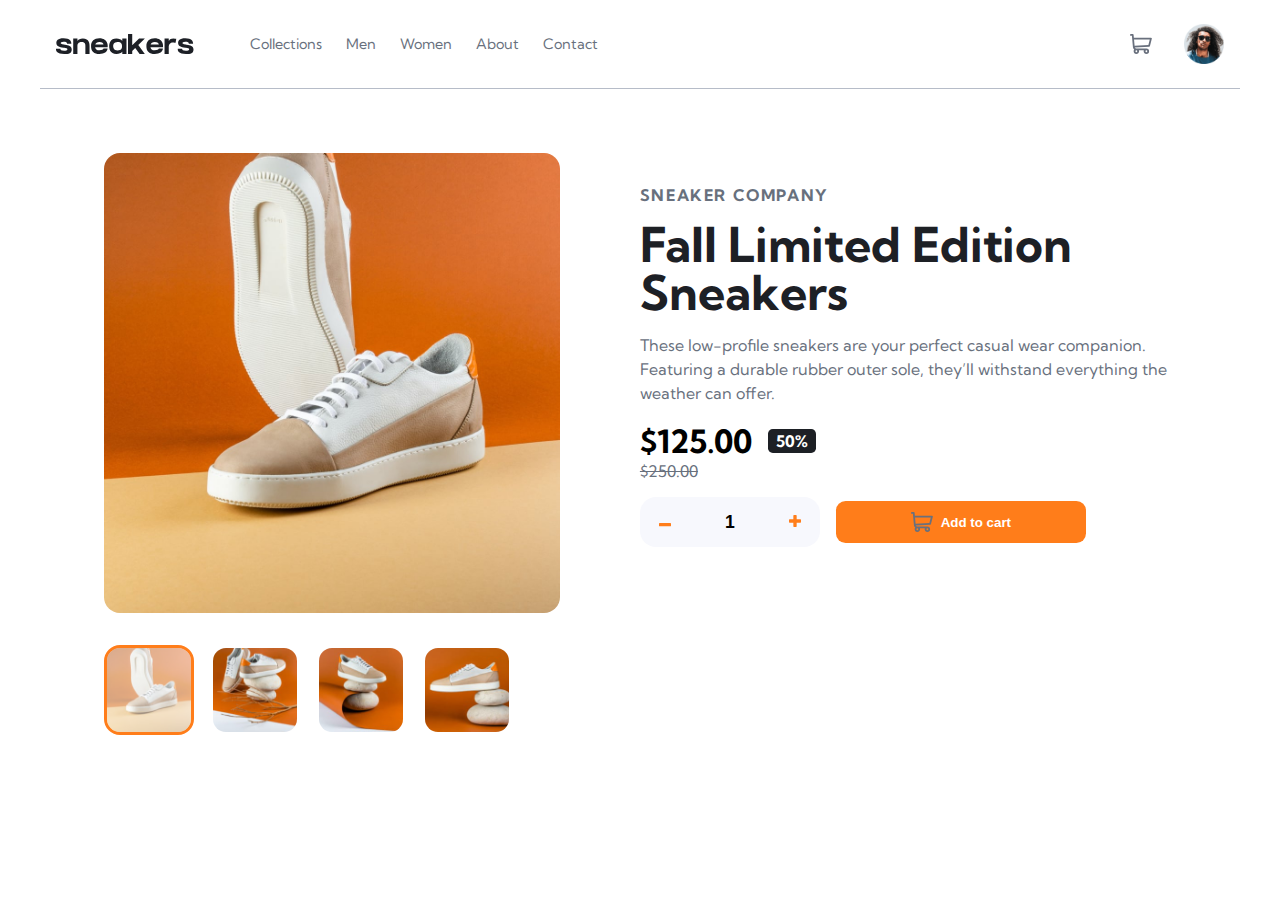
<file: Ecommerce-sneakers/index.html>
<!DOCTYPE html>
<html lang="en">
<head>
  <meta charset="UTF-8">
  <meta name="viewport" content="width=device-width, initial-scale=1.0">
  <title>Ecommmerce Sneakers</title>
  <link rel="preconnect" href="https://fonts.googleapis.com">
  <link rel="preconnect" href="https://fonts.gstatic.com" crossorigin>
  <link href="https://fonts.googleapis.com/css2?family=Kumbh+Sans:wght@100..900&display=swap" rel="stylesheet">
  <link rel="stylesheet" href="style.css">
</head>
<body>
 

  <header class="header wrapper">
    <div class="header__wrapper">
      <img class="header__menu" src="images/icon-menu.svg" alt="Menu icon" />

      <img class="header__logo" src="images/logo.svg" alt="Logo ecommerce" />

      <nav class="header__links">
        <a href="">Collections</a>
        <a href="">Men</a>
        <a href="">Women</a>
        <a href="">About</a>
        <a href="">Contact</a>
      </nav>
    </div>

    <div class="header__icons">
      <img src="images/icon-cart.svg" alt="Icon cart" />
      <img src="images/image-avatar.png" alt="Image avatar" width="40" height="40" />
    </div>
  </header>

  <main class="product-detail wrapper">
    <section class="gallery">
      <div class="gallery__cover--wrapper">
        <img id="main-image" class="gallery__cover" src="images/image-product-1.jpg" />
      </div>

      <div class="gallery__slider">
        <div class="gallery__photo--active">
          <img class="miniature" src="images/image-product-1-thumbnail.jpg" alt="">
        </div>
        <div>
          <img class="miniature" src="images/image-product-2-thumbnail.jpg" alt="">
        </div>
        <div>
          <img class="miniature" src="images/image-product-3-thumbnail.jpg" alt="">
        </div>
        <div>
          <img class="miniature" src="images/image-product-4-thumbnail.jpg" alt="">
        </div>
      </div>
    </section>

    <section class="product">
      <h2 class="product__subtitle">Sneaker Company</h2>

      <h1 class="product__title">Fall Limited Edition Sneakers</h1>

      <p class="product__description">These low-profile sneakers are your perfect casual wear companion. Featuring a 
      durable rubber outer sole, they’ll withstand everything the weather can offer.</p>

      <div class="product__price">
        <div class="product__price--wrapper">
          <span class="product__amount">$125.00</span>
          <span class="product__discount">50%</span>
        </div>

        <span class="product__price-before">$250.00</span>
      </div>


      <form class="cart">
        <div class="cart__quantity">
          <button id="botonMenos">
            <img src="images/icon-minus.svg" />
          </button>
          <input id="inputCantidad" type="text" readonly value="1" />
          <button id="botonMas">
            <img src="images/icon-plus.svg" />
          </button>
        </div>

        <button class="cart__add">
          <img src="images/icon-cart.svg" />
          Add to cart
        </button>
      </form>
    </section>
  </main>

  <script src="main.js"></script>
</body>
</html>
</file>
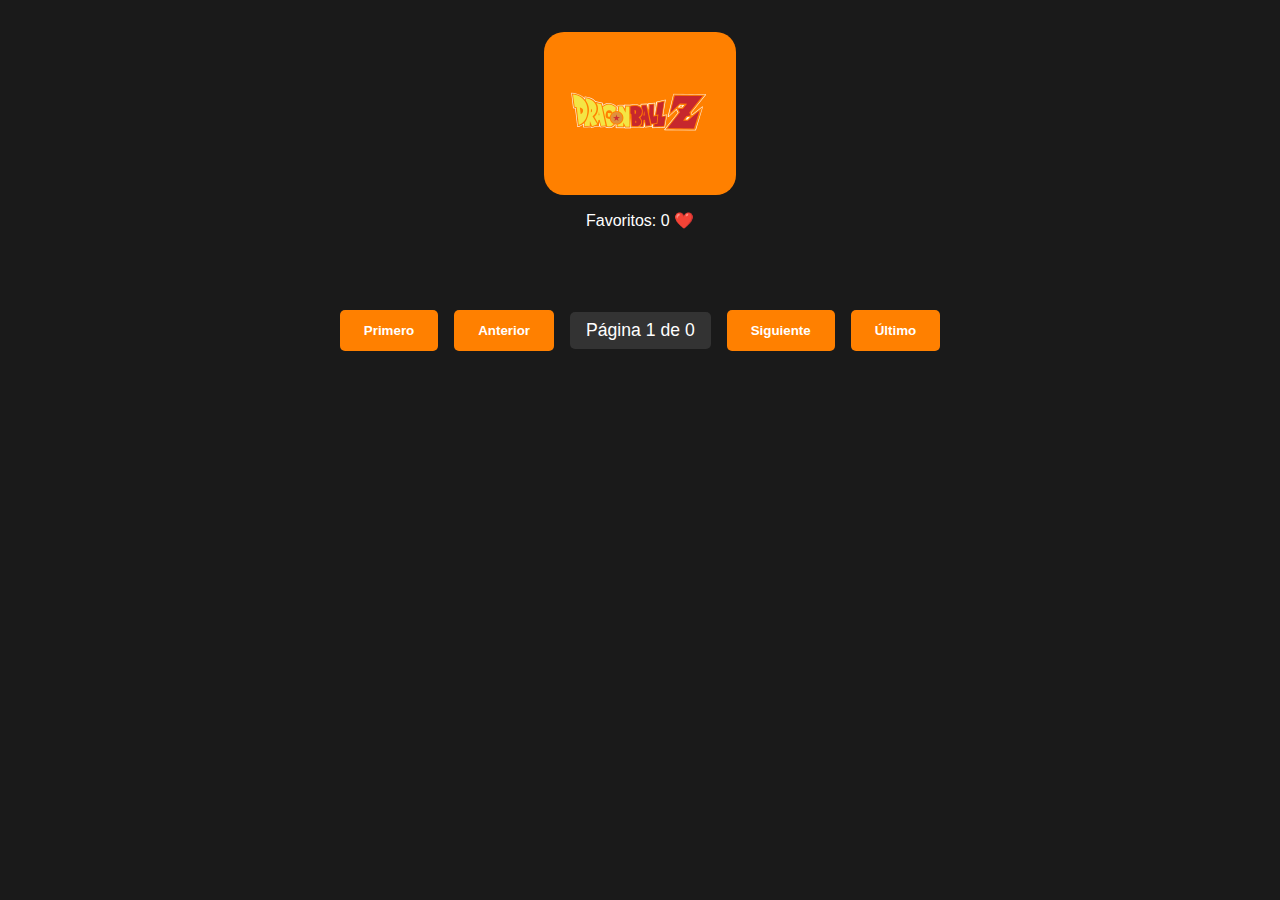
<file: Personajes-de-Dragon-Ball-Z/index.html>
<!DOCTYPE html>
<html lang="en">

<head>
    <title>Personajes de Dragon Ball Z</title>
    <meta charset="UTF-8">
    <meta name="viewport" content="width=device-width, initial-scale=1.0">
    <link rel="stylesheet" href="style.css">
</head>

<body>
    <main class="db-app">
        <header class="db-header">
            <img src="./images/dragon-ball-z.png" alt="Dragon Ball Z Logo" class="db-logo">
            <div class="db-stats">
                <span id="favCount">Favoritos: 0</span>
            </div>
        </header>

        <!--Contenedor para los personajes-->
        <section id="characterList" class="db-grid"></section>

        <nav class="db-pagination">
            <button id="firstPage" class="db-btn">Primero</button>
            <button id="prevPage" class="db-btn">Anterior</button>

            <div class="db-page-info">
                Página <span id="currentPage">1</span> de <span id="totalPages">...</span>
            </div>

            <button id="nextPage" class="db-btn">Siguiente</button>
            <button id="lastPage" class="db-btn">Último</button>
        </nav>
    </main>
    
    <script src="main.js"></script>
</body>

</html>
</file>
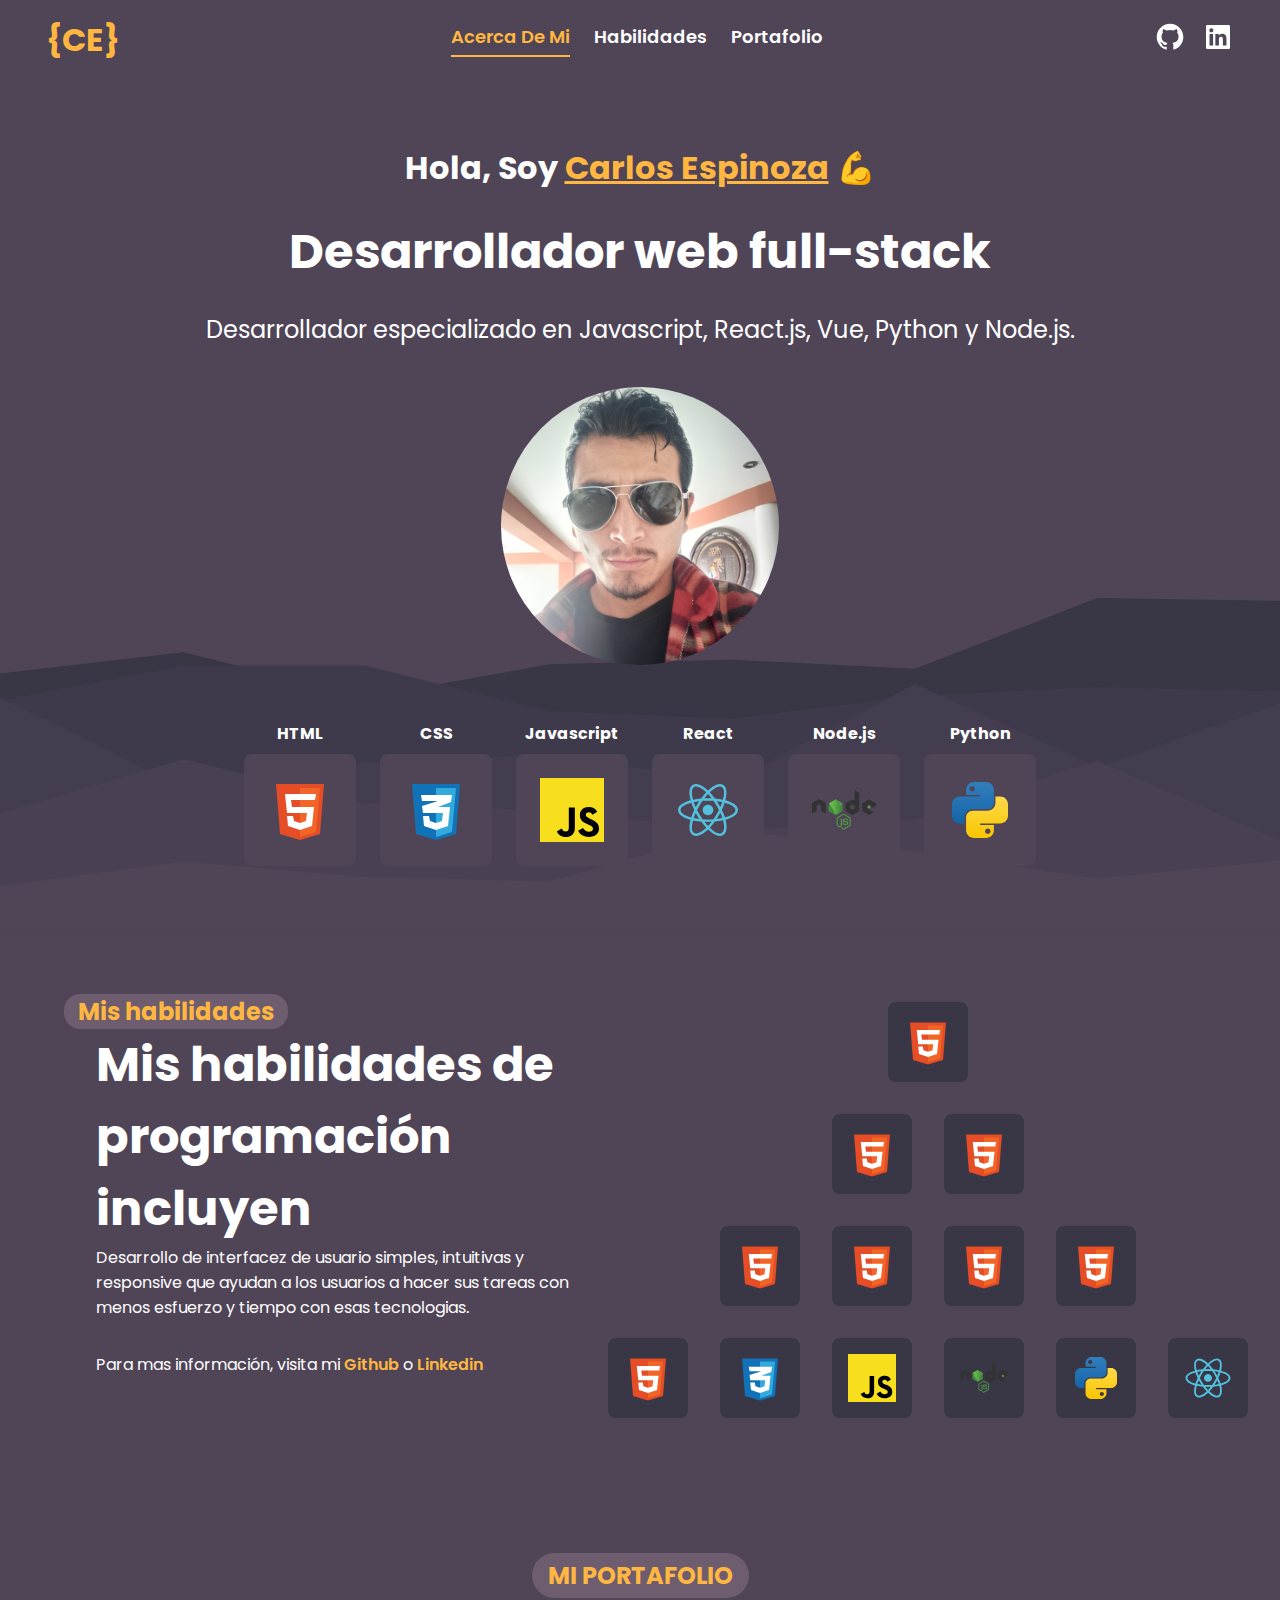
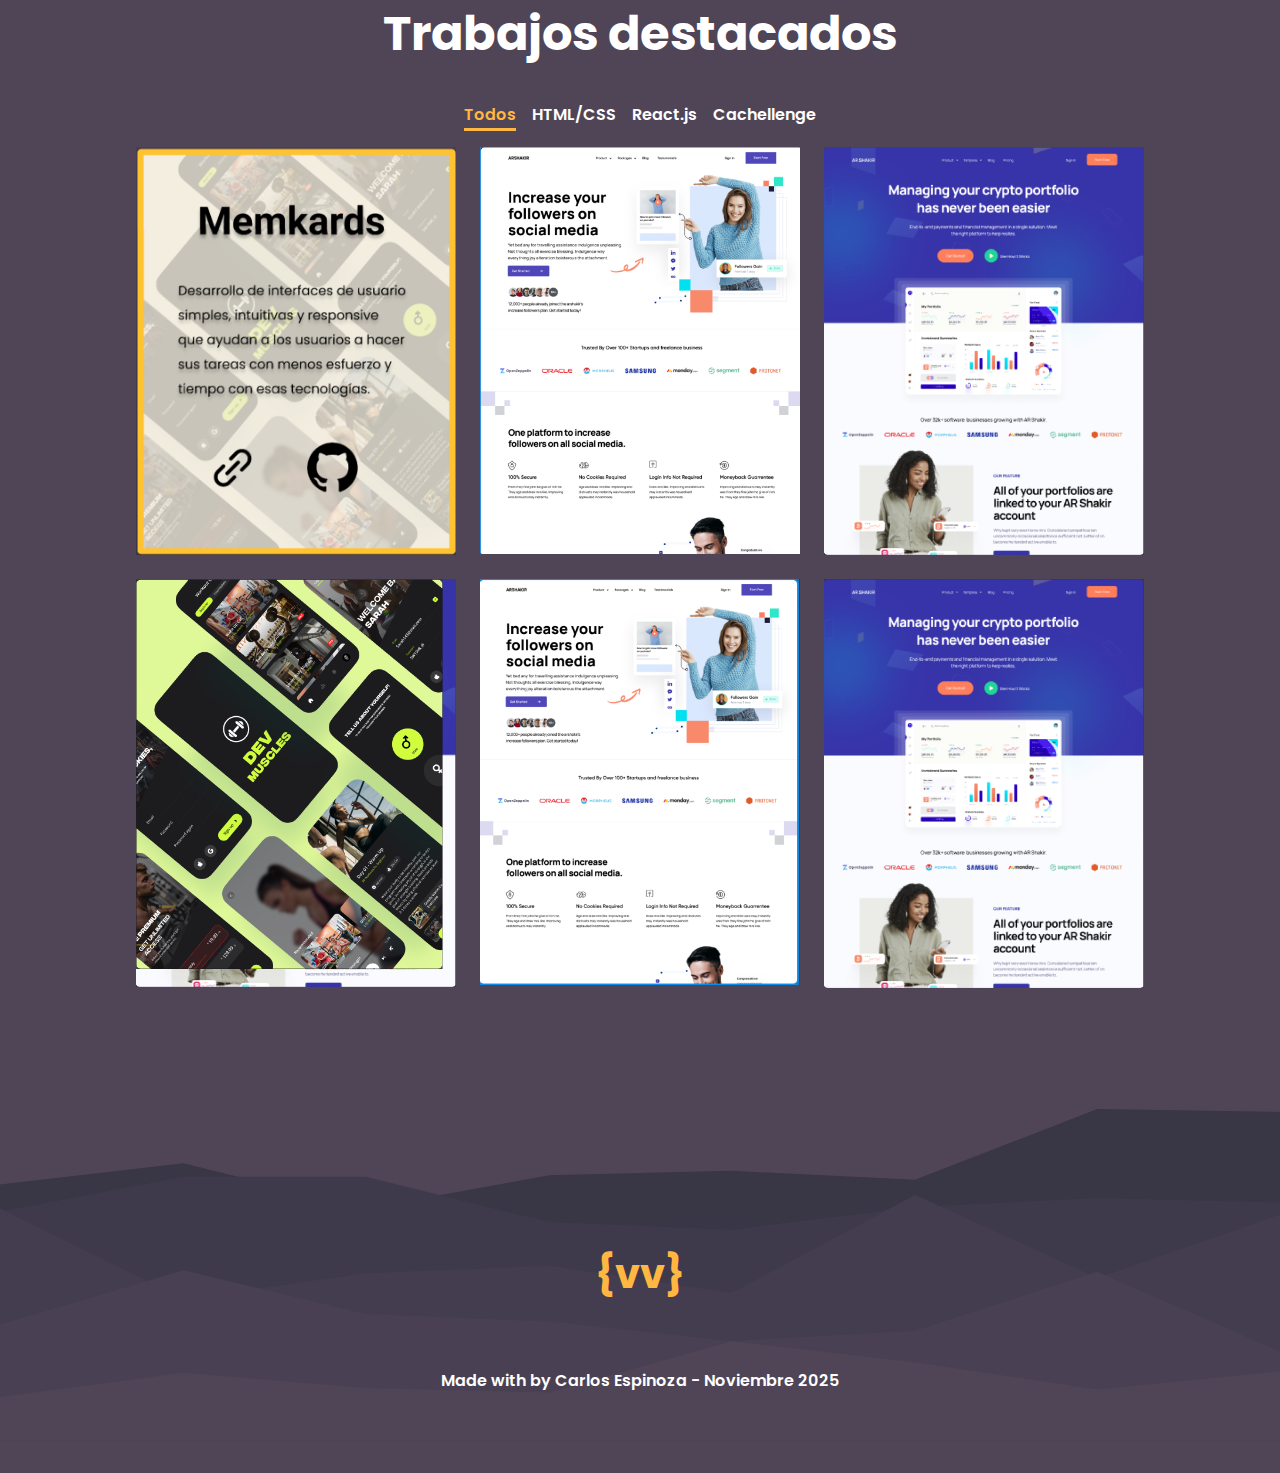
<file: Portafolio-web/index.html>
<!DOCTYPE html>
<html lang="en">

<head>
  <meta charset="UTF-8">
  <meta name="viewport" content="width=device-width, initial-scale=1.0">
  <title>Mi portafolio - Carlos Espinoza</title>
  <link rel="preconnect" href="https://fonts.googleapis.com">
  <link rel="preconnect" href="https://fonts.gstatic.com" crossorigin>
  <link href="https://fonts.googleapis.com/css2?family=Poppins:wght@400;600;700&display=swap" rel="stylesheet">
  <link rel="stylesheet" href="index__.css">
</head>

<body>
  <header class="header wrapper">

    <img class="header__img__menu" src="images/icon-menu.svg" alt="">
    <span class="header__logo">{CE}</span>

    <nav class="header__menu">
      <a href="#acerca-de-mi" class="header__menu--active">acerca de mi</a>
      <a href="#habilidades">habilidades</a>
      <a href="#portafolio">portafolio</a>
    </nav>

    <div class="header__links">
      <a href="https://github.com/Carlos-Espinoza-Romero/Portafolios.git" target="_blank">
        <img src="images/icon-github.svg" alt="Enlace a mi repositorio personal" />
      </a>
      <a href="https://www.linkedin.com/in/carlos-segio-espinoza" target="_blank">
        <img src="images/icon-linkedin.svg" alt="Enlace a mi LinkedIn" />
      </a>
    </div>
  </header>

  <main>

    <section class="hero hero--bg">
      <h2 class="hero__greeting">Hola, Soy <span>Carlos Espinoza</span> 💪</h2>
      <h1 class="hero__title">Desarrollador web full-stack</h1>
      <p class="hero__description">Desarrollador especializado en Javascript, React.js, Vue, Python y Node.js.</p>

      <img class="hero__photo" src="images/foto.jpg" alt="Foto de Victor Villazón" />

      <div class="stack">

        <div class="stack__wrapper">
          <h3 class="stack__title">HTML</h3>
          <div class="stack__box">
            <img src="images/icon-html5.svg" />
          </div>
        </div>

        <div class="stack__wrapper">
          <h3 class="stack__title">CSS</h3>
          <div class="stack__box">
            <img src="images/icon-css3.svg" />
          </div>
        </div>

        <div class="stack__wrapper">
          <h3 class="stack__title">Javascript</h3>
          <div class="stack__box">
            <img src="images/icon-javascript.svg" />
          </div>
        </div>

        <div class="stack__wrapper">
          <h3 class="stack__title">React</h3>
          <div class="stack__box">
            <img src="images/icon-reactjs.svg" />
          </div>
        </div>

        <div class="stack__wrapper">
          <h3 class="stack__title">Node.js</h3>
          <div class="stack__box">
            <img src="images/icon-nodejs.svg" />
          </div>
        </div>

        <div class="stack__wrapper">
          <h3 class="stack__title">Python</h3>
          <div class="stack__box">
            <img src="images/icon-python.svg" />
          </div>
        </div>

      </div>
    </section>

    <section class="skills">
      <div class="skill">
        <h2 class="skill__greeting">Mis habilidades</h2>
        <h1 class="skill__title">Mis habilidades de programación incluyen</h1>
        <p class="skill__description">Desarrollo de interfacez de usuario simples, intuitivas y
          responsive que ayudan a los usuarios a hacer sus tareas
          con menos esfuerzo y tiempo con esas tecnologias.</p>

        <p class="skill__more">Para mas información, visita mi <span>Github</span> o <span>Linkedin</span></p>
      </div>

      <div class="pyramid">
        <div class="cube">
          <img src="images/icon-html5.svg" alt="html5">
        </div>
        <div class="cube">
          <img src="images/icon-html5.svg">
          <img src="images/icon-html5.svg">
        </div>
        <div class="cube">
          <img src="images/icon-html5.svg">
          <img src="images/icon-html5.svg">
          <img src="images/icon-html5.svg">
          <img src="images/icon-html5.svg">
        </div>
        <div class="cube">
          <img src="images/icon-html5.svg">
          <img src="images/icon-css3.svg" alt="css3">
          <img src="images/icon-javascript.svg" alt="javascript">
          <img src="images/icon-nodejs.svg" alt="node.js">
          <img src="images/icon-python.svg" alt="python">
          <img src="images/icon-reactjs.svg" alt="reactjs">
        </div>
      </div>

    </section>

    <section class="portfolio">

      <h2 class="portfolio__greeting">MI PORTAFOLIO</h2>
      <h1 class="portfolio__title">Trabajos destacados</h1>

      <div class="portfolio__links">
        <a class="portfolio__links__active" href="">Todos</a>
        <a href="">HTML/CSS</a>
        <a href="">React.js</a>
        <a href="">Cachellenge</a>
      </div>

      <div class="portfolio__products">
        <img src="images/product-1.png" alt="product-1">
        <img src="images/product-2.png" alt="product-2">
        <img src="images/product-3.png" alt="product-3">
        <img src="images/product-4.png" alt="product-4">
        <img src="images/product-5.png" alt="product-5">
        <img src="images/product-6.png" alt="product-6">
      </div>
    </section>

  </main>

  <footer class="footer ">
     <span class="footer__logo">{vv}</span>

     <p class="footer__description">Made with by Carlos Espinoza - Noviembre 2025</p>
  </footer>
  <!-- TODO: Terminar el diseño con RWD -->
</body>

</html>
</file>
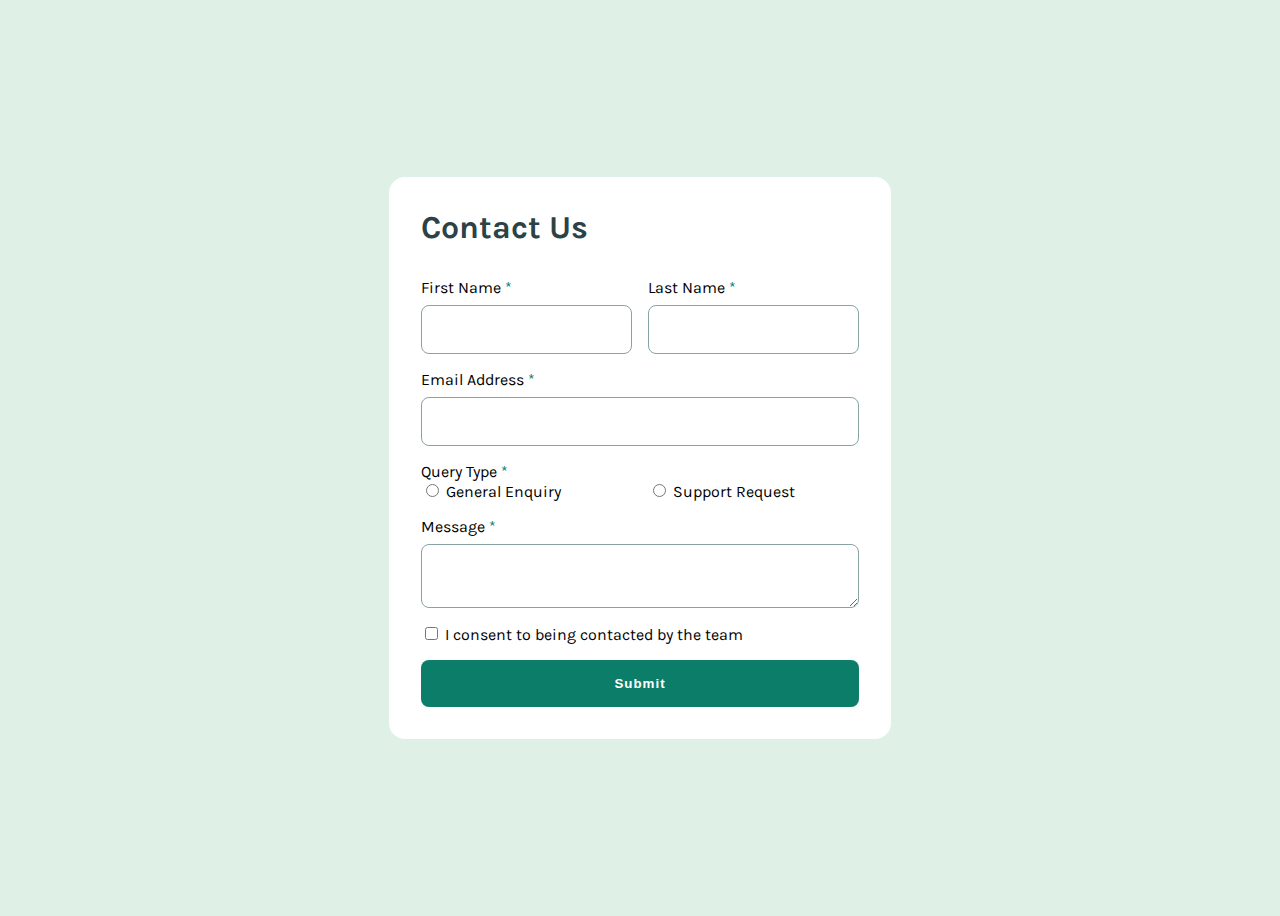
<file: Tarjetas/dia-02-02-css-contact-form/index.html>
<!DOCTYPE html>
<html lang="en">

<head>
  <meta charset="UTF-8">
  <meta name="viewport" content="width=device-width, initial-scale=1.0">
  <title>Contact Form</title>
  <link rel="preconnect" href="https://fonts.googleapis.com">
  <link rel="preconnect" href="https://fonts.gstatic.com" crossorigin>
  <link href="https://fonts.googleapis.com/css2?family=Karla:ital,wght@0,200..800;1,200..800&display=swap"
    rel="stylesheet">
  <link rel="stylesheet" href="estilos.css">
</head>

<body>
  <!-- TODO: Terminar la maquetación con HTML de los siguientes textos -->
  <main class="contact-form">
    <h1>Contact Us</h1>

    <form>
      <div class="row">
        <label>
          First Name <span class="required">*</span>

          <input type="text" name="first_name" />
          </label>
          <label>
            Last Name <span class="required">*</span>

            <input type="text" name="last_name" />
          </label>
      </div>

      <label>
        Email Address <span class="required">*</span>

        <input type="text" name="email" />
      </label>

      <div>
        Query Type <span class="required">*</span>

        <div class="row">
          <label>
            <input type="radio" name="query_type" />
            General Enquiry
          </label>
          <label>
            <input type="radio" name="query_type" />
 
            Support Request
          </label>
        </div>
      </div>

      <label>
        Message <span class="required">*</span>

        <textarea type="text" name="message"></textarea>
      </label>

      <label>
        <input type="checkbox" name="consent" />

        I consent to being contacted by the team
      </label>

      <input type="submit" value="Submit" />
    </form>
  </main>
</body>

</html>
</file>
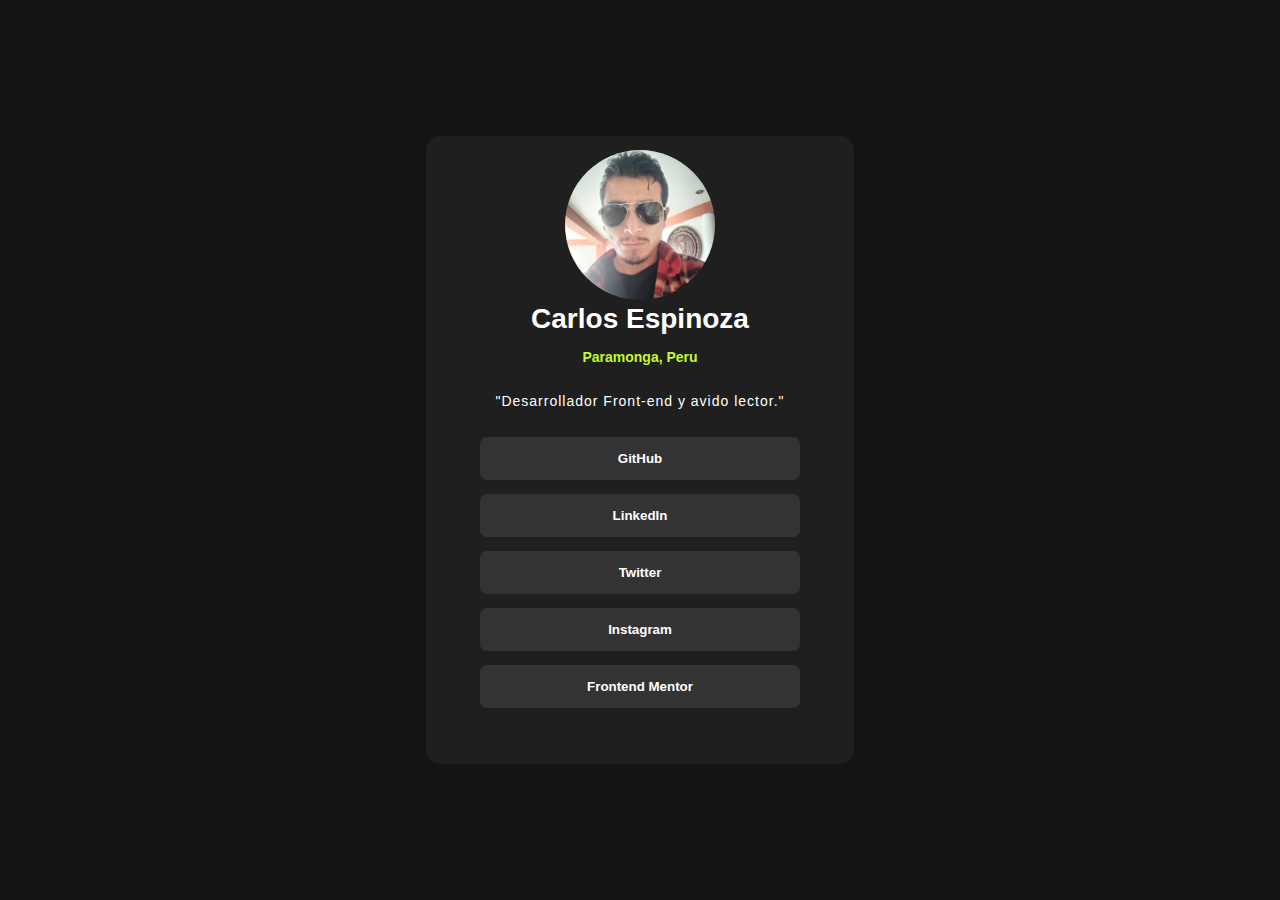
<file: Tarjetas/social-links/index.html>
<!DOCTYPE html>
<html lang="en">

<head>
  <meta charset="UTF-8">
  <meta name="viewport" content="width=device-width, initial-scale=1.0">
  <title>Social links + CSS</title>
  <link rel="stylesheet" href="estilos.css">
</head>

<body>
  <!-- TODO: Maquetar con HTML este ejercicio de social links -->

  <main>

    <img src="./assets/images/foto-perfil.jpg" alt="avatar-carlos">
    <h1>Carlos Espinoza</h1>
    <p class="ubicacion">Paramonga, Peru</p>
    <p class="profesion">"Desarrollador Front-end y avido lector."</p>

    <div class="caja_botones">
      <a href=""><button>GitHub</button></a>
      <a href=""><button>LinkedIn</button></a>
      <a href=""><button>Twitter</button></a>
      <a href=""><button>Instagram</button></a>
      <a href=""><button>Frontend Mentor</button></a>
    </div>

  </main>

</body>

</html>
</file>
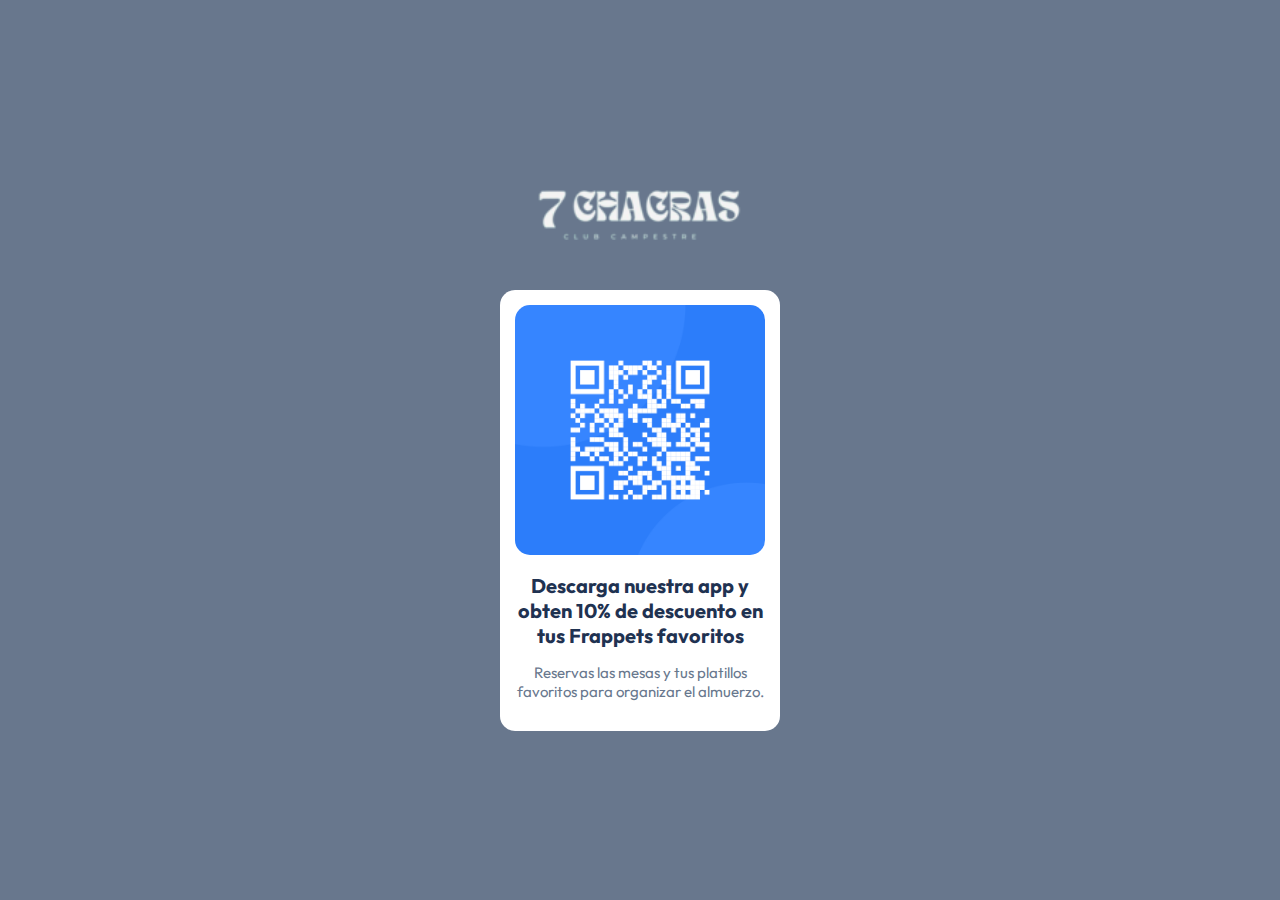
<file: Tarjetas/tarjeta-codigo-QR/index.html>
<!DOCTYPE html>
<html lang="en">
<head>
  <meta charset="UTF-8">
  <meta name="viewport" content="width=device-width, initial-scale=1.0">
  <title>QR Code</title>
  <link rel="preconnect" href="https://fonts.googleapis.com">
  <link rel="preconnect" href="https://fonts.gstatic.com" crossorigin>
  <link href="https://fonts.googleapis.com/css2?family=Outfit:wght@100..900&display=swap" rel="stylesheet">
  <link rel="stylesheet" href="estilos.css">
</head>
<body>
  <!-- TODO: Maquetar con HTML el ejercicio del QR Code -->
  <header>
    <img src="./images/7 Chakras.png" alt="imagen_logo" class="logo_principal">
  </header>   
  
  <main>
     
   

    <div>
      <img src="images/image-qr-code.png" width="250" />
    </div>

    <h1>Descarga nuestra app y obten 10% de descuento en tus Frappets favoritos</h1>
    
    <p>Reservas las mesas y tus platillos favoritos para organizar el almuerzo.</p>
  </main>
</body>
</html>
</file>
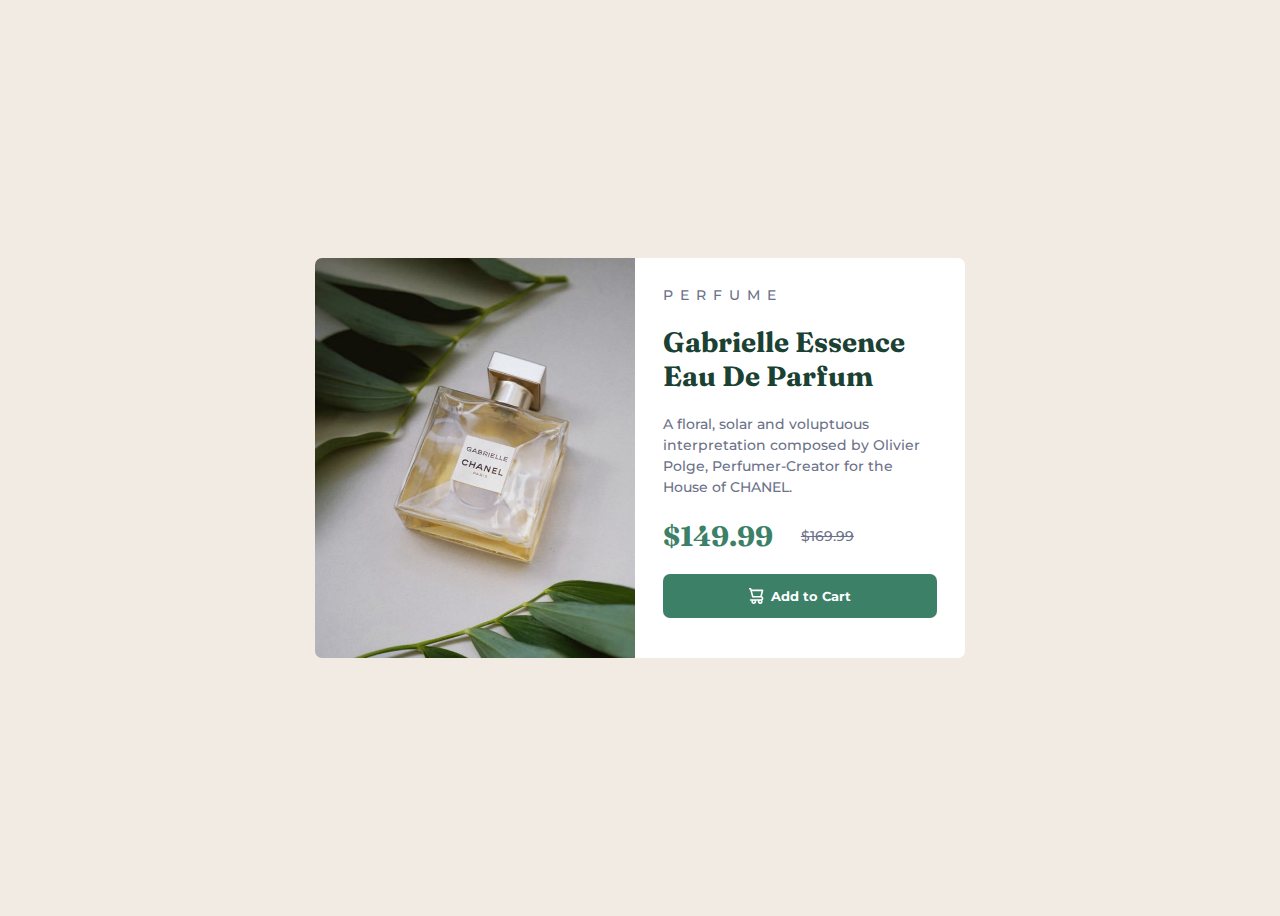
<file: Tarjetas/tarjeta-de-compra/index.html>
<!DOCTYPE html>
<html lang="en">
<head>
  <title>Producto html</title>
  <meta charset="UTF-8">
  <meta name="viewport" content="width=device-width, initial-scale=1.0">
  <link rel="stylesheet" href="./estilos.css">
  
</head>
<body>
  <main>
    <section class="photo">
      <!-- <img src="images/image-product-desktop.jpg" width="350" /> -->
    </section>
    <section class="content">
      <h2>Perfume</h2>

      <h1>Gabrielle Essence Eau De Parfum</h1>

      <p>A floral, solar and voluptuous interpretation composed by Olivier Polge, 
      Perfumer-Creator for the House of CHANEL.</p>

      <div>
        <span>$149.99</span>
        <s>$169.99</s>
      </div>
     
      <button><img src="./images/icon-cart.svg" alt="carrito"> Add to Cart</button>
    </section>
  </main>
</body>
</html>
</file>
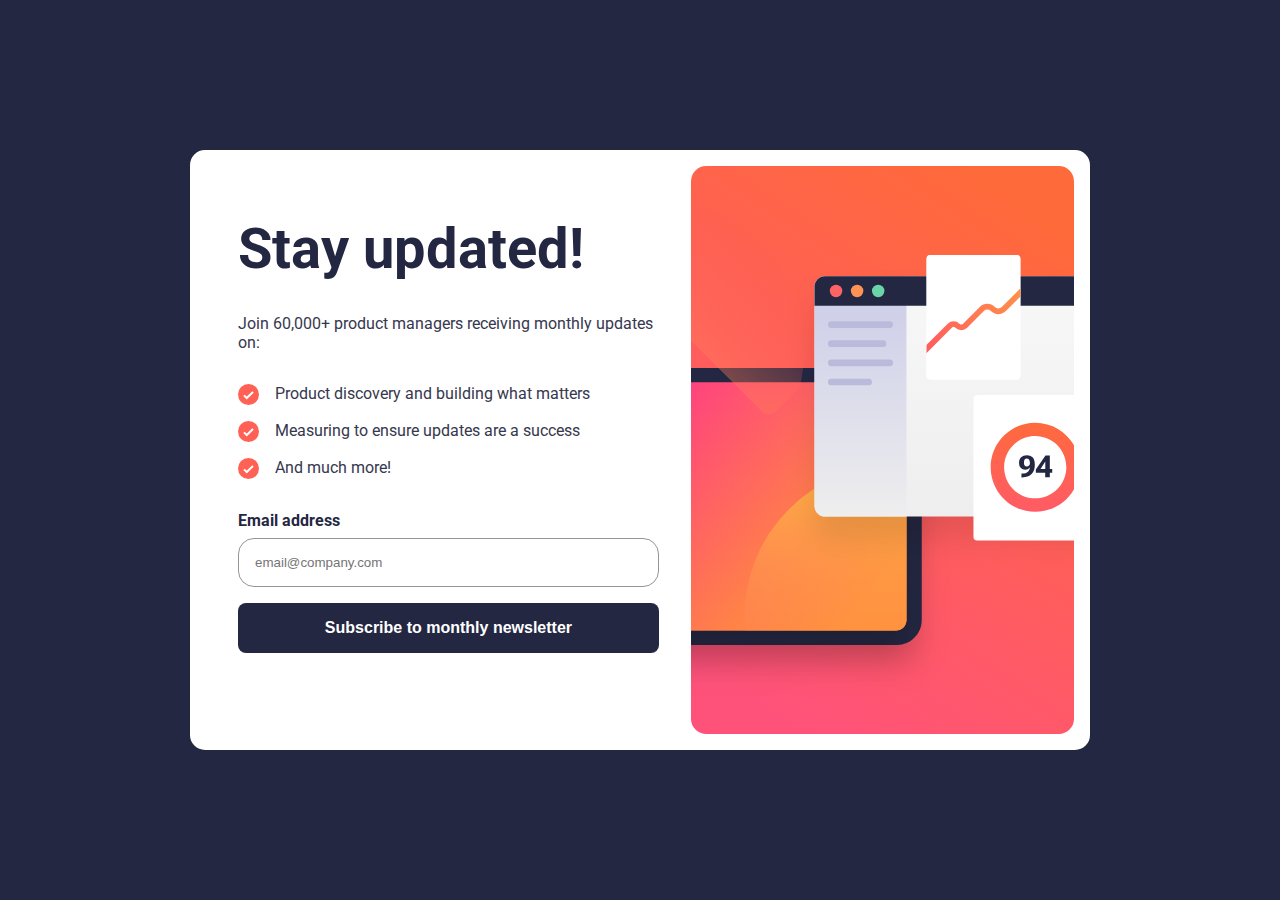
<file: Tarjetas/tarjeta-de-subscripción/index.html>
<!DOCTYPE html>
<html lang="en">

<head>
  <meta charset="UTF-8">
  <meta name="viewport" content="width=device-width, initial-scale=1.0">
  <link rel="stylesheet" href="css/index__.css">
  <title>Sign up Form</title>
</head>

<body>

  <main class="wrapper">
    <div class="form__products">

      <div class="section__form">

        <h1 class="form__title">Stay updated!</h1>

        <p class="form__text">Join 60,000+ product managers receiving monthly updates on:</p>
        
        <div class="form__paragraph">
          
        <p class="form__points"><img src="assets/images/icon-list.svg"> Product discovery and building what matters</p>

          <p class="form__points"><img src="assets/images/icon-list.svg"> Measuring to ensure updates are a success</p>

          <p class="form__points"><img src="assets/images/icon-list.svg"> And much more!</p>
        </div>
      



      <form>
        <label class="form__email">
          Email address

          <input class="form__input" type="email" placeholder="email@company.com">
        </label>
        <input type="submit" value="Subscribe to monthly newsletter">

      </form>
   
      </div>

    <img class="form__img" src="assets/images/illustration-sign-up-desktop.svg" alt="ilulustracion-mobile-design">
    </div>
  </main>
</body>

</html>
</file>
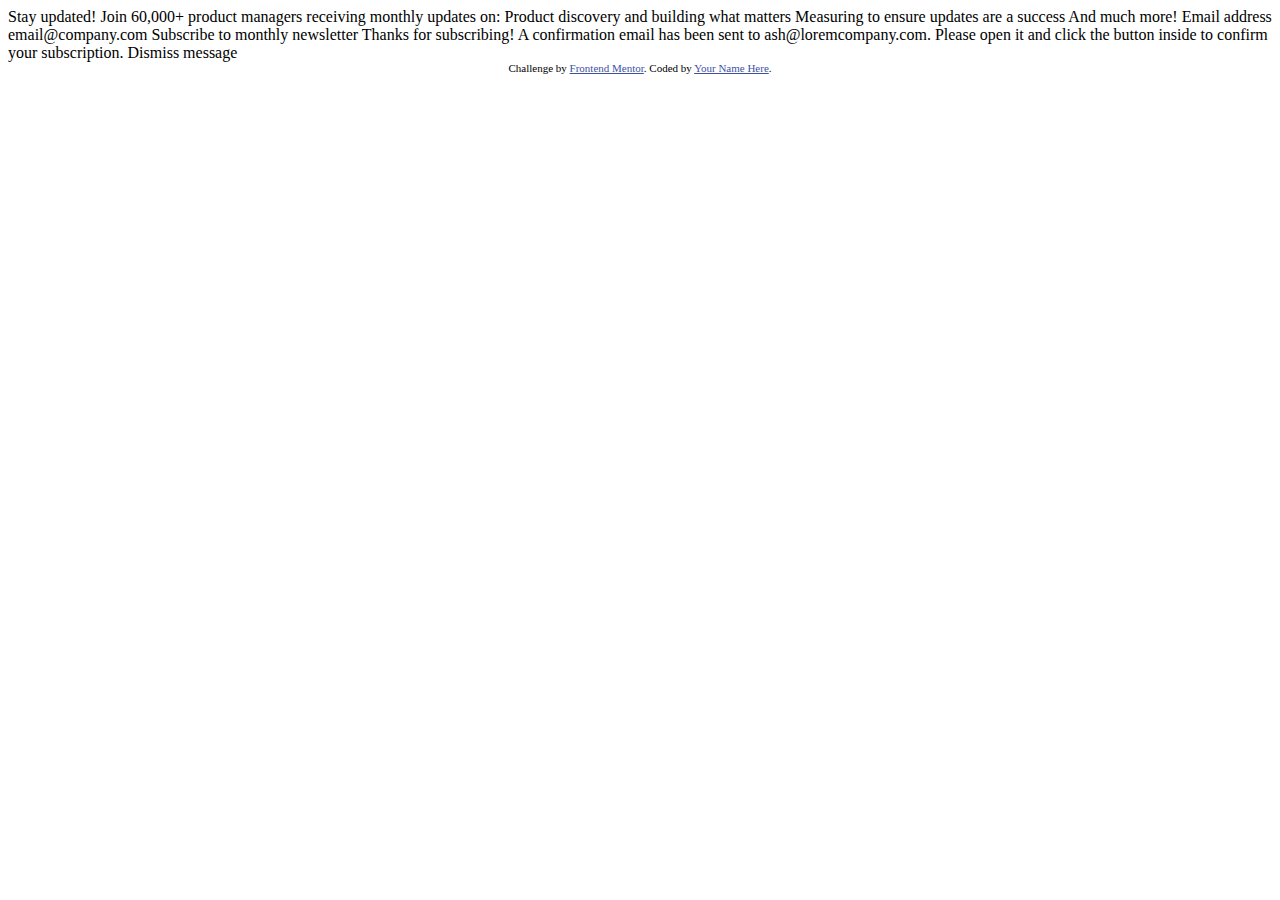
<file: Tarjetas/tarjeta-de-subscripción/index copy.html>
<!DOCTYPE html>
<html lang="en">
<head>
  <meta charset="UTF-8">
  <meta name="viewport" content="width=device-width, initial-scale=1.0"> <!-- displays site properly based on user's device -->

  <link rel="icon" type="image/png" sizes="32x32" href="./assets/images/favicon-32x32.png">
  
  <title>Frontend Mentor | Newsletter sign-up form with success message</title>

  <!-- Feel free to remove these styles or customise in your own stylesheet 👍 -->
  <style>
    .attribution { font-size: 11px; text-align: center; }
    .attribution a { color: hsl(228, 45%, 44%); }
  </style>
</head>
<body>

  <!-- Sign-up form start -->

  Stay updated!

  Join 60,000+ product managers receiving monthly updates on:

  Product discovery and building what matters
  Measuring to ensure updates are a success
  And much more!

  Email address
  email@company.com

  Subscribe to monthly newsletter

  <!-- Sign-up form end -->

  <!-- Success message start -->

  Thanks for subscribing!

  A confirmation email has been sent to ash@loremcompany.com. 
  Please open it and click the button inside to confirm your subscription.

  Dismiss message

  <!-- Success message end -->
  
  <div class="attribution">
    Challenge by <a href="https://www.frontendmentor.io?ref=challenge" target="_blank">Frontend Mentor</a>. 
    Coded by <a href="#">Your Name Here</a>.
  </div>
</body>
</html>
</file>
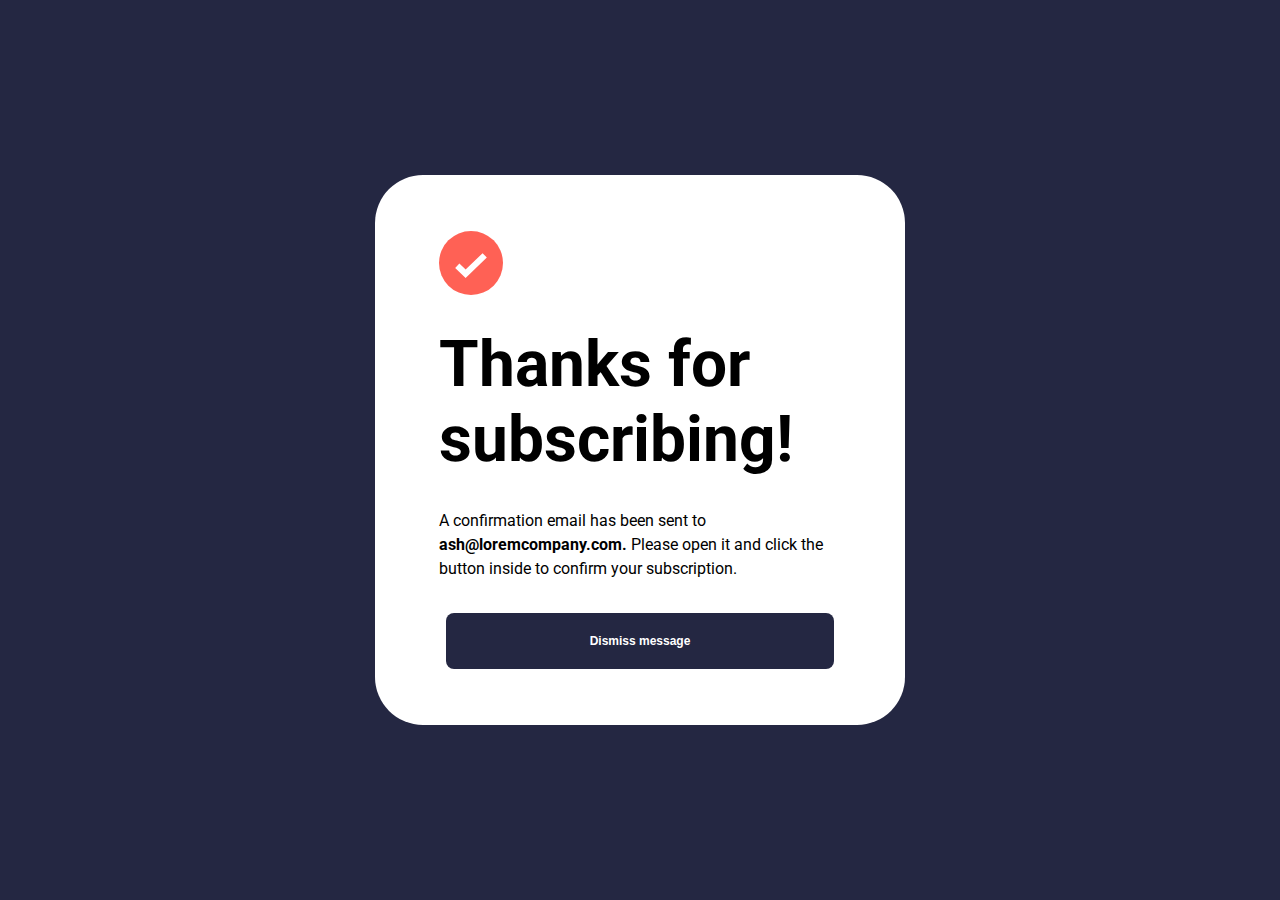
<file: Tarjetas/tarjeta-de-subscripción/subscrip__thanks.html>
<!DOCTYPE html>
<html lang="en">

<head>
    <meta charset="UTF-8">
    <meta name="viewport" content="width=device-width, initial-scale=1.0">
    <link rel="stylesheet" href="css/subscript.css">
    <title>Sign up Form</title>
</head>

<body>

    <main>
        <section class="subscript">
            <img class="subscript__img" src="assets/images/icon-list.svg" alt="Icon list">

            <h1 class="subscript__title">Thanks for subscribing!</h1>

            <p class="subscript__text">A confirmation email has been sent to <b>ash@loremcompany.com.</b> Please open it and click the button
                inside to confirm your subscription.</p>

            <button class="subscript__button">
                Dismiss message
            </button>
        </section>
    </main>
</body>

</html>
</file>
<file: Ecommerce-sneakers/style.css>
/* CUSTOM PROPERTIES -> "VARIABLES" */

:root {
  /* --mi-color: orange; */

  /* FONTS */

  --font-primary: "Kumbh Sans", sans-serif;
  --font-size: 16px;
  --custom-font: 25px "Kumbh Sans", sans-serif;
  --font-weight-regular: 400;
  --font-weight-bold: 700;

  /* COLORS */

  --primary-orange: hsl(26, 100%, 55%);
  --primary-pale-orange: hsl(25, 100%, 94%);

  --neutral-very-dark-blue: hsl(218, 12%, 13%);
  --neutral-dark-grayish-blue: hsl(219, 9%, 45%);
  --neutral-grayish-blue: hsl(220, 14%, 75%);
  --neutral-light-grayish-blue: hsl(223, 64%, 98%);
  --neutral-white: hsl(0, 0%, 100%);
  --neutral-black: hsl(0, 0%, 0%);

  /* (with 75% opacity for lightbox background) */
}

/* GENERALES */

* {
  box-sizing: border-box;
  margin: 0;
}

body {
  /* background-color: var(--mi-color); */

  font-family: var(--font-primary);
}

html {
  font-size: var(--font-size);

  /* font: var(--custom-font); */
}

img {
  /* RWD para imágenes */
  max-width: 100%;
  height: 100%;
}

a {
  text-decoration: none;
  color: inherit;
}

/* UTILS */

.hidden {
  display: none !important;
}

.wrapper {
  /* border: 3px solid red; */
  /* width: 1200px; */
  width: min(100%, 1200px);

  margin: 0 auto;
}

/* HEADER SECTION */

.header {
  /* border: 1px solid red; */

  display: flex;
  justify-content: space-between;
  align-items: center;

  padding: 1.5rem 1rem;
  border-bottom: 1px solid var(--neutral-grayish-blue);
}

.header__wrapper {
  /* border: 1px solid blue; */

  display: flex;
  align-items: center;
  gap: 2rem;
}

.header__links {
  display: none;
}

@media (min-width: 992px) {
  .header__links {
    display: flex;
    gap: 1.5rem;

    font-size: .9rem;
    font-weight: var(--font-weight-regular); /* Por defecto */

    color: var(--neutral-dark-grayish-blue);
    padding-left: 1.5rem;
  }

  .header__menu {
    display: none;
  }
}

.header__icons {
  /* border: 1px solid green; */

  display: flex;
  align-items: center;
  gap: 2rem;
}

/* PRODUCT DETAIL */

.product-detail {
  /* border: 1px solid red; */

  display: flex;
  flex-direction: column;
  gap: 2rem;

  padding: 0;
}

@media (min-width: 992px) {
  /* Estos estilos se aplican para tablets, desktops, + */
  .product-detail {
    flex-direction: row;
    gap: 5rem;

    padding: 4rem;
  }
}

.gallery {
  /* border: 1px solid blue; */

  display: flex;
  flex-direction: column;
  gap: 2rem;
}

.gallery__slider {
  /* border: 1px solid green; */

  display: none;
}

@media (min-width: 992px) {
  /* Estos estilos se aplican para tablets, desktops, + */
  .gallery__cover {
    border-radius: 1rem;
  }

  /* TODO: Ocultar el slider solo en móviles usando media queries */
  .gallery__slider {
    display: flex;
    gap: 1rem;
  }
}

.gallery__slider div {
  width: 90px;
  height: 90px;
  border-radius: 1rem;
  overflow: hidden;

  /* background-color: green; */
  border: 3px solid transparent;
}

.gallery__slider div:hover {
  border: 3px solid var(--primary-orange);
  cursor: pointer;
}

.gallery__photo--active {
  border: 3px solid var(--primary-orange) !important;
}

.gallery__photo--active img {
  opacity: 0.5;
}

/* PRODUCT SECTION */

/* TODO: Terminar la sección de producto */

.product {
  display: flex;
  flex-direction: column;
  gap: 1rem;

  padding: 2rem 0;
}

.product__subtitle {
  font-size: 1rem;
  font-weight: var(--font-weight-bold);
  text-transform: uppercase;
  color: var(--neutral-dark-grayish-blue);
  letter-spacing: .1rem;
}

.product__title {
  font-size: 3rem;
  font-weight: var(--font-weight-bold);
  color: var(--neutral-very-dark-blue);
  line-height: 1;
}

.product__description {
  line-height: 1.5;
  color: var(--neutral-dark-grayish-blue);
}

.product__price {
  /* border: 1px solid red; */

  display: flex;
  flex-direction: row;
  align-items: center;
  justify-content: space-between;
}

/* TODO: Necesitamos que el precio anterior este alineado con el precio y el descuento solo en móviles */

@media (min-width: 992px) {
  .product__price {
    flex-direction: column;
    align-items: flex-start;
  }
}

.product__price--wrapper {
  display: flex;
  align-items: center;
  gap: 1rem;
}

.product__amount {
  font-size: 2rem;
  font-weight: var(--font-weight-bold);
}

.product__discount {
  background-color: var(--neutral-very-dark-blue);
  color: var(--neutral-white);

  padding: .1rem .5rem;
  border-radius: .3rem;

  font-weight: var(--font-weight-bold);
}

.product__price-before {
  color: var(--neutral-dark-grayish-blue);
  text-decoration: line-through;
}

.cart {
  display: flex;
  gap: 1rem;
  align-items: center;
}

.cart__quantity {
  display: flex;
  justify-content: center;
  align-items: center;
}

.cart__quantity button {
  border: none;
  width: 50px;
  height: 50px;
  background-color: var(--neutral-light-grayish-blue)
}

.cart__quantity button:first-child {
  /* border: 1px solid blue; */
  border-radius: 1rem 0 0 1rem;
}

.cart__quantity button:last-child {
  /* border: 1px solid red; */
  border-radius: 0 1rem 1rem 0;
}

.cart__quantity input {
  height: 50px;
  border: none;
  width: 80px;
  padding: 1rem;
  text-align: center;
  font-weight: var(--font-weight-bold);
  font-size: 1.1rem;
  background-color: var(--neutral-light-grayish-blue);
}

.cart__quantity img {
  height: unset;
}

.cart__add {
  min-width: 250px;
  border: none;
  padding: .7rem 2rem;

  display: flex;
  gap: .5rem;
  align-items: center;
  justify-content: center;

  font-weight: var(--font-weight-bold);
  color: var(--neutral-white);
  cursor: pointer;

  background-color: var(--primary-orange);

  border-radius: .6rem;
}

#botonMenos {
    cursor: pointer;
}

#botonMas {
    cursor: pointer;
}
</file>
<file: Personajes-de-Dragon-Ball-Z/style.css>
body {
    background-color: #1a1a1a;
    /* Fondo oscuro tipo espacio */
    color: #fff;
    font-family: 'Segoe UI', Tahoma, Geneva, Verdana, sans-serif;
    margin: 0;
    display: flex;
    justify-content: center;
    padding: 2rem;
}

.db-app {
    max-width: 1200px;
    width: 100%;
}

/*Encabezado*/

.db-header {
    display: flex;
    flex-direction: column;
    align-items: center;
    gap: 1rem;
    margin-bottom: 2rem;
}

.db-logo {
    width: 10rem;
    font-size: 1.2rem;
    font-weight: bold;
    background: #ff8000;
    border-radius: 20px;
    padding: 0.1rem 1rem;

}

/*Caja de Personajes*/

.db-grid {
    display: grid;
    grid-template-columns: repeat(auto-fill, minmax(250px, 1fr));
    gap: 2rem;
    margin-bottom: 3rem;
}

/*Tarjeta de personaje*/

.character-card {
    background: #2a2a2a;
    border-radius: 15px;
    overflow: hidden;
    border: 2px solid #444;
    transition: transform 0.3s, border-color 0.3s;
    display: flex;
    flex-direction: column;
    align-items: center;
    padding-bottom: 1rem;
}

.character-card:hover {
    transform: translateY(-10px);
    border-color: #ff8000;
}

.character-img {
    width: 100%;
    height: 300px;

    object-fit: contain;
    /*Mantiene su relacion aspecto original dentro de su contendor*/
    
    background: #333;
    padding: 1rem;
}

.character-info {
    text-align: center;
    padding: 1rem;
}

.character-info h2 {
  color: #ff8000;
  margin: 0.5rem 0;
}

.character-info p {
  margin: 0.2rem 0;
  color: #ccc;
}

/* Botón de Favorito */
.btn-fav {
  background: none;
  border: none;
  font-size: 2rem;
  cursor: pointer;
  transition: transform 0.2s;
  color: #555; 
}

.btn-fav:hover {
  transform: scale(1.2); 
  /*Escala a un tamaño de 20% más de su tamaño original*/
}

.btn-fav.is-favorite {
  color: #d00000; /* Corazón rojo si es favorito */
  filter: drop-shadow(0 0 5px #d00000);
}

/* Paginación */
.db-pagination {
  display: flex;
  justify-content: center;
  align-items: center;
  gap: 1rem;

  flex-wrap: wrap;/*Saltara a una nueva linea cuando no haya mas espacio horizontal*/
}

.db-btn {
  background-color: #ff8000;
  color: white;
  border: none;
  padding: 0.8rem 1.5rem;
  border-radius: 5px;
  cursor: pointer;
  font-weight: bold;
  transition: background 0.3s;
}

.db-btn:hover {
  background-color: #cc6600;
}

.db-btn:disabled {
  background-color: #555;
  cursor: not-allowed;
}

.db-page-info {
  font-size: 1.1rem;
  background: #333;
  padding: 0.5rem 1rem;
  border-radius: 5px;
}
</file>
<file: Portafolio-web/index__.css>
/* VARIABLES */

:root {
  /* FONTS */

  --font-primary: "Poppins", sans-serif;
  --font-size: 16px;
  --font-weight-regular: 400;
  --font-weight-semibold: 600;
  --font-weight-bold: 700;

  /* COLORS */

  --primary-color-gold: #FFB742;
  --primary-color-dark-blue: #393646;
  --primary-color-dark-violet: #4F4557;
  --primary-color-light-violet: #6D5D6E;
  --primary-color-white: #FFFFFF;
}

/* GENERALES */

* {
  box-sizing: border-box;
  margin: 0;
}

html {
  font-size: var(--font-size);

  /* REM */
}

body {
  font-family: var(--font-primary);

  background-color: var(--primary-color-dark-violet);

  color: var(--primary-color-white);
}

a {
  text-decoration: none;
  color: inherit;
}

/* UTILS */

.hidden {
  display: none !important;
}/*Borrador*/

.wrapper {
  width: min(100% - 3rem, 1220px);
  
  margin: 0 auto;
}

/* HEADER SECTION */

/* TODO: Terminar con el css de la sección Header */

.header {
  display: flex;
  justify-content: space-between;
  align-items: center;

  padding: 1rem;
  /* 32px = 2 x 16px */

}

.header__logo {
  color: var(--primary-color-gold);
  font-size: 2rem;
  font-weight: var(--font-weight-bold);

}

/*Mobile*/
.header__menu {
  display: none;
}

.header__menu a {
  font-size: 1.125rem;
  /* 18 x 16px = 1.125rem */
  font-weight: var(--font-weight-semibold);
  text-transform: capitalize;
  transition: color 0.3s ease, transform 0.2s ease;
  /*tiempo de transicion*/
}

.header__menu a:hover {
  color: var(--primary-color-gold);
  transform: scale(1.1);
  transform: rotate(15deg);
}

.header__menu .header__menu--active {
  color: var(--primary-color-gold);
  padding-bottom: 5px;
  border-bottom: 2px solid var(--primary-color-gold);
  /* text-decoration: underline; */
}

.header__links {
  display: flex;
  align-items: center;
  gap: 1rem;
}

/*Desktop*/
@media (min-width: 992px) {
  .header__menu {
    display: flex;
    gap: 1.5rem;
    /* 1.5 x 16px = 24px */
  }

  .header__img__menu {
    display: none;
  }
}

/* HERO SECTION */

/* TODO: Terminar el diseño con css de la sección hero usando la maquetación en html */

.hero {
  /* border: 1px solid red; */

  display: flex;
  flex-direction: column;
  align-items: center;
  text-align: center;
  gap: 1.5rem;

  padding: 4rem;

  background-image: url(images/bg.svg);
  background-repeat: no-repeat;
  background-position: bottom;
  background-size: contain;
}

.hero--bg {
  background-image: url(images/bg.svg);
  background-repeat: no-repeat;
  background-position: bottom;
  background-size: contain;
}

/*Mobile*/
  .hero__greeting {
    font-size: 1rem;
    font-weight: var(--font-weight-bold);
  }

  .hero__greeting span {
    color: var(--primary-color-gold);
    text-decoration: underline;
  }

  .hero__title {
    font-size: 1.5rem;
    font-weight: var(--font-weight-bold);
  }

  .hero__description {
    font-size: 1rem;
    font-weight: var(--font-weight-regular);
  }

  .hero__photo {
    width: 180px;
    height: auto;
    margin-top: 1rem;
    margin-bottom: 2rem;
    border-radius: 50%;

  }



  .stack {
    /* border: 1px solid yellow; */

    display: grid;
    /* grid-template-columns: 150px 150px 150px 150px 150px 150px; */
    grid-template-columns: repeat(2, 1fr);
    gap: 1.5rem;
  }

  .stack__wrapper {
    /* border: 1px solid red; */

    display: flex;
    flex-direction: column;
    align-items: center;
  }

  .stack__title {
    font-size: 1rem;
    font-weight: var(--font-weight-bold);
    margin-bottom: 0.5rem;
  }

  .stack__box {
    background-color: var(--primary-color-dark-violet);
    width: 7rem;
    /* 112px = 7rem */
    height: 7rem;
    border-radius: 0.5rem;

    display: flex;
    justify-content: center;
    align-items: center;
  }

  .stack__box img {
    width: 4rem;
    height: 4rem;
  }

@media (min-width: 562px) {
  .stack {
    grid-template-columns: repeat(3, 1fr);
  }
}

/*Desktop*/
@media (min-width: 992px) {
  .hero__greeting {
    font-size: 32px;
  }

  .hero__title {
    font-size: 48px;
  }

  .hero__description {
    font-size: 24px;
  }

  .hero__photo {
    width: 278px;
    height: auto;
  }

  .stack {
    grid-template-columns: repeat(6, 1fr);
  }

}







/*Hero

/*Skills*/

.skills {
  display: flex;
  flex-direction: column;
  align-items: center;

  padding: 4rem;
  margin-bottom: 4rem;

}

/*Mobile*/
  .skill {
    margin-bottom: 3rem;
  }

  .pyramid {
    display: flex;
    flex-direction: column;
    justify-content: center;
    align-items: center;
    gap: .5rem;
  }

  .cube {
    display: flex;
    gap: .5rem;
  }

  .cube img {
    background-color: var(--primary-color-dark-blue);
    border-radius: .5rem;
    width: 3.5rem;
    padding: 1rem;
  }


/*Desktop*/
@media (min-width: 992px) {

  .skills {
    flex-direction: row;
  }

  .skill {
    width: 50%;
  }

  .skill__greeting {
    font-size: 1.5rem;
    color: var(--primary-color-gold);

    background-color: var(--primary-color-light-violet);
    border-radius: 1rem;
    width: 14rem;
    height: auto;

    text-align: center;



  }

  .skill__title {
    font-size: 3rem;
    max-width: 638px;
    margin-left: 2rem;
  }

  .skill__description {
    font-size: 1rem;
    max-width: 473px;
    margin-left: 2rem;
    margin-bottom: 2rem;
  }

  .skill__more {
    font-size: 1rem;
    margin-left: 2rem;
  }

  .skill__more span {
    color: var(--primary-color-gold);
    font-weight: var(--font-weight-semibold);
  }

  .pyramid {
    display: flex;
    flex-direction: column;
    justify-content: center;
    align-items: center;

    width: 50%;
    gap: 2rem;
  }

  .pyramid img {
    width: 5rem;
  }

  .cube {
    display: flex;
    gap: 2rem;
  }

}

/*Skills*/


/*Portfolio*/

.portfolio {
  display: flex;
  flex-direction: column;
  align-items: center;

  margin-bottom: 2rem;

}

/*Mobile*/
  .portfolio__greeting {
    color: var(--primary-color-gold);
    font-size: 1rem;
    background-color: var(--primary-color-light-violet);
    padding: .3rem 1rem;
    border-radius: 2rem;

  }

  .portfolio__title {
    font-size: 1.5rem;
    margin-bottom: 2rem;
  }

  .portfolio__links {
    display: flex;
    gap: 1rem;
    margin-bottom: 1rem;
  }

  .portfolio__links a {
    font-size: .90rem;
    font-weight: var(--font-weight-semibold);
  }

  .portfolio__links__active {
    color: var(--primary-color-gold);
    border-bottom: .2rem solid var(--primary-color-gold);
    padding-bottom: .1rem;
  }

  .portfolio__products {
    display: grid;
    grid-template-columns: repeat(2, 1fr);
    gap: 1.5rem;


  }

  .portfolio__products img {
    width: 10rem;
  }


/*Desktop*/
@media (min-width: 992px) {
  .portfolio__greeting {
    font-size: 1.5rem;

  }

  .portfolio__title {
    font-size: 3rem;
  }

  .portfolio__links a {
    font-size: 1rem;
  }

  .portfolio__products {
    display: grid;
    grid-template-columns: repeat(3, 1fr);
    gap: 1.5rem;


  }

  .portfolio__products img {
    width: 20rem;
  }
}

/*Porfolio*/


/*Footer*/

/*Mobile*/
  .footer {
    display: flex;
    flex-direction: column;
    gap: 5rem;
    align-items: center;
    margin-bottom: 2rem;

    background-image: url(images/bg.svg);
    background-repeat: no-repeat;
    background-position: bottom;
    background-size: contain;
    width: 100%
  }

  .footer__logo {
    color: var(--primary-color-gold);
    font-size: 1.5rem;
    font-weight: var(--font-weight-bold);
    position: relative;
    top: 3.5rem;
  }

  .footer__description {
    font-weight: var(--font-weight-semibold);
    position: relative;
  }

/*Desktop*/
@media (min-width: 992px) {
  .footer {
    gap: 21rem;


    background-image: url(images/bg.svg);
    background-repeat: no-repeat;
    background-position: bottom;
    background-size: contain;
    width: 100%
  }

  .footer__logo {
    font-size: 2.5rem;
    top: 14rem;
  }

  .footer__description {
    bottom: 3rem;
  }
}

/*Desktop*/

/*Footer*/
</file>
<file: Tarjetas/dia-02-02-css-contact-form/estilos.css>
/* TODO: Empezar los estilos de este diseño */

body {
  font-family: "Karla", sans-serif;
  font-size: 16px;

  background-color: hsl(148, 38%, 91%);

  height: 100vh;

  display: flex;
  justify-content: center;
  align-items: center;
}

.contact-form {
  /* border: 1px solid red; */

  min-width: 400px;
  background-color: white;
  border-radius: 16px;
  padding: 32px;
}

h1 {
  margin: 0;
  margin-bottom: 32px;
  color: hsl(187, 24%, 22%);
}

label {
  display: block;
  margin-bottom: 16px;
}

input[type=text],
input[type=email],
textarea {
  display: flex;

  margin-top: 8px;

  width: 100%;
  border-radius: 8px;
  border: 1px solid hsl(186, 15%, 59%);
  padding: 16px;

  box-sizing: border-box; /* ??? */
}

/* TODO: Darle estilos al boton del formulario */

input[type=submit] {
  width: 100%;
  border: none;
  background-color: hsl(169, 82%, 27%);
  color: hsl(0, 0%, 100%); /* white <> #FFFFFF <> #FFF */
  border-radius: 8px;
  padding: 16px;
  font-weight: 700;
  letter-spacing: 1px;
}

input[type=submit]:hover {
  background-color: hsl(169, 82%, 20%);
  cursor: pointer;
}

.required {
  color: hsl(169, 82%, 27%);
}

.query-type {
  border: 1px solid hsl(186, 15%, 59%);
  display: flex;
  gap: 4px;
  padding: 16px;
  margin-top: 8px;
  border-radius: 8px;

  /* width: 100%; */
}

.row {
  display: grid;
  grid-template-columns: 1fr 1fr;
  gap: 16px;

  /* display: flex;
  box-sizing: border-box;
  gap: 16px; */
}
</file>
<file: Tarjetas/social-links/estilos.css>
body {
    background-color: hsl(0, 0%, 8%);

    display: flex;
    height: 100vh;

    justify-content: center;
    align-items: center;
 
    margin: 0;

    font-family: "Inter", sans-serif;
    font-size: 14px;

}

main {
    display: block;

    justify-content: center;

    background-color: hsl(0, 0%, 12%);
    
    width: 400px;

    height: 600px;

    padding: 14px;

    border-radius: 14px;

    text-align: center;

}


img {
  border-radius: 50%;
 width: 150px;

}

h1 {
    color: hsl(0, 0%, 100%);
    margin: 0;
}

.ubicacion {
    color: hsl(75, 94%, 57%);
    font-weight: 700;
}

.profesion {
    color: hsl(0, 0%, 100%);

    letter-spacing: 1px;
    
    margin-top: 28px;
}

.caja_botones {
    display: flex;
    flex-direction: column;

    align-items: center;

    gap: 14px;

    margin: 28px;

}

.caja_botones button {
    padding: 14px;
    
    width: 320px;

   font-weight: 700;

    border: 0;

    border-radius: 7px;

    background-color: hsl(0, 0%, 20%);

    color: hsl(0, 0%, 100%);

}
</file>
<file: Tarjetas/tarjeta-codigo-QR/estilos.css>
body {
  background-color: hsl(216, 15%, 48%);

  font-size: 15px;

  font-family: "Outfit", sans-serif;

  display: flex;
  flex-direction: column;

  gap: 25px;

  justify-content: center;

  align-items: center;

  height: 100vh;

  margin: 0;
}

main {
  /* border: 1px solid red; */

  width: 250px;

  padding: 15px;

  background-color: hsl(0, 0%, 100%);

  border-radius: 15px;

  text-align: center;
}

.logo_principal {
  width: 220px;
  height: auto;

  margin: 0; /*Para que se vea igual en todos los navegadores*/
}

img {
  border-radius: 15px;
}

h1 {
  font-size: 20px;

  color: hsl(218, 44%, 22%);
}

p {
  color: hsl(216, 15%, 48%);
}
</file>
<file: Tarjetas/tarjeta-de-compra/estilos.css>
@font-face {
  font-family: 'Montserrat';
  src: url(fonts/Montserrat/Montserrat-VariableFont_wght.ttf) format('truetype');
  font-weight: 500;
}

@font-face {
  font-family: 'Montserrat';
  src: url(fonts/Montserrat/Montserrat-VariableFont_wght.ttf) format('truetype');
  font-weight: 700;
}

/* TODO: descargar la fuente Fraunces desde Google fonts y usarla en el body */

@font-face {
  font-family: 'Fraunces';
  src: url(fonts/Fraunces/Fraunces-VariableFont_SOFT\,WONK\,opsz\,wght.ttf) format('truetype');
  font-weight: 700;
}

body {
  background-color: hsl(30, 38%, 92%);

  font-size: 14px;

  font-family: 'Montserrat', sans-serif;
  /* font-family: 'Fraunces', sans-serif; */

  display: flex;
  /* Flexbox */

  height: 100vh;
  /* vh <> Viewport height */

  justify-content: center;
  /* Aliamiento horizontal */
  align-items: center;
  /* Alineamiento vertical */

}

main {
  display: flex;
  /* Flexbox */
  
  width: 650px;
  min-height: 400px;
  
  overflow: hidden; /*Recorta el desbordamiento y se oculta el resto del contenido*/
  border-radius: 7px;
  
}

.photo {
  /* border: 1px solid blue; */

  width: 350px;

  background-image: url(images/image-product-desktop.jpg);
  background-size: cover;
}

.content {
  /* border: 1px solid orange; */

  width: 300px;

  padding: 28px;
  /* Espacio entre el borde y el contenido */

  display: flex;

  flex-direction: column;

  gap: 21px;
  /* 14px + 7px */

  background-color: hsl(0, 0%, 100%);
}


.content h2 {
  /* Selectores combinados */
  /* border: 1px solid green; */

  margin: 0;
  /* resetea el margen de este h2 */

  text-transform: uppercase;
  font-weight: 500;
  color: hsl(228, 12%, 48%);
  font-size: 14px;
  letter-spacing: 7px;
}

/* TODO: Terminar con los estilos de las etiquetas h1 y p aplicando colores, fuentes, tamaños */

.content h1 {
  /* border: 1px solid green; */
  font-family: 'Fraunces', sans-serif;
  font-weight: 700;
  margin: 0;
  color: hsl(158, 42%, 18%);

  /* resetea el margen de este h1 */
}

.content p {
  margin: 0;

  color: hsl(228, 12%, 48%);
  line-height: 1.5;
  font-weight: 500;
}

.content div {
  display: flex;
  align-items: center;
  /* Alinea los elemenos hijos verticalmente*/
  gap: 28px;
}

.content span {
  font-family: 'Fraunces', sans-serif;
  font-size: 28px;
  font-weight: 700;
  color: hsl(158, 36%, 37%);
}

.content s {
  color: hsl(228, 12%, 48%);
}

.content button {
  border: 0;

  font-family: 'Montserrat', sans-serif;
  font-weight: 700;
  color: white;

  /* hsl(0, 0%, 100%) */
  background-color: hsl(158, 36%, 37%);

  padding: 14px;
  border-radius: 7px;
  
  display: flex;
  justify-content: center;
  gap: 7px;
}
</file>
<file: Tarjetas/tarjeta-de-subscripción/css/index__.css>
@import url('https://fonts.googleapis.com/css2?family=Roboto:ital,wght@0,100..900;1,100..900&display=swap');

:root {
    /*Fuentes*/
    --font-primary: "Roboto", sans-serif;
    --font-weight-regular: 400;
    --font-weight-bold: 700;
    --font-size: 16px;

    /*Colores*/
    --primary-color-red: hsl(4, 100%, 67%);
    --primary-color-blue-800: hsl(234, 29%, 20%);
    --primary-color-blue-700: hsl(235, 18%, 26%);
    --primary-color-grey: hsl(0, 0%, 58%);
    --primary-color-white: hsl(0, 0%, 100%);


}

* {
    box-sizing: border-box;
    margin: 0;
}

html {
    font-size: var(--font-size);
}

body {
    font-family: var(--font-primary);
    background-color: var(--primary-color-blue-800);
}

img {
    max-width: 100%;
    height: 100%;
}

a {
    text-decoration: none;
    color: inherit;
}

/*UTILS*/
.hidden {
    display: none !important;
}

.wrapper {
    width: min(100%, 1220px);

    margin: 0 auto;
}


/*PRODUCT DETAIL*/
main {
    display: flex;
    align-items: center;
    justify-content: center;

    height: 100vh;
}

.form__products {

    display: flex;
    gap: 1rem;
    width: 900px;
    height: 600px;
    

    overflow: hidden;
    border-radius: 15px;

    padding: 1rem 1rem 1rem 2rem;

    background-color: var(--primary-color-white);
}

.section__form {
    display: flex;
    flex-direction: column;
    gap: 2rem;

    justify-content: center;
    padding: 1rem;
}

.form__paragraph {
    display: flex;
    flex-direction: column;
    gap: 1rem;
}

.form__title {
    font-family: var(--font-primary);
    font-weight: var(--font-weight-bold);

    font-size: 3.5rem;
    color: var(--primary-color-blue-800);
}

.form__text {
    color: var(--primary-color-blue-700);
    font-weight: var(--font-weight-regular);
}

.form__points {
    color: var(--primary-color-blue-700);

    font-weight: var(--font-weight-regular);

    display: flex;

    gap: 1rem;

}

.form__email {
    display: flex;
    flex-direction: column;
}

form {
    display: flex;
    flex-direction: column;
    gap: 1rem;
    margin-bottom: 2rem;
}

.form__email {
    color: var(--primary-color-blue-800);
    font-weight: var(--font-weight-bold);

    display: flex;
    flex-direction: column;
    gap: .5rem;

}

.form__input {
    padding: 1rem;
    border: none;
    border: 1px solid var(--primary-color-grey);
    border-radius: 1rem;

    cursor: pointer;
}

input[type=submit] {
  background-color: var(--primary-color-blue-800);
  color: var(--primary-color-white);
  cursor: pointer;
   
  font-weight: var(--font-weight-bold);
  font-size: 1rem;

  padding: 1rem 1rem 1rem 1rem;
  border: none;
  border-radius: .5rem;
  
  transition: background-color 0.3s ease;
}

input[type=submit]:hover {
  background-color: var(--primary-color-red);

}
</file>
<file: Tarjetas/tarjeta-de-subscripción/css/subscript.css>
@import url('https://fonts.googleapis.com/css2?family=Roboto:ital,wght@0,100..900;1,100..900&display=swap');

:root {
    /*Fuentes*/
    --font-primary: "Roboto", sans-serif;
    --font-weight-regular: 400;
    --font-weight-bold: 700;
    --font-size: 16px;

    /*Colores*/
    --primary-color-red: hsl(4, 100%, 67%);
    --primary-color-blue-800: hsl(234, 29%, 20%);
    --primary-color-blue-700: hsl(235, 18%, 26%);
    --primary-color-grey: hsl(0, 0%, 58%);
    --primary-color-white: hsl(0, 0%, 100%);


}

* {
    box-sizing: border-box;
    margin: 0;
}

html {
    font-size: var(--font-size);
}

body {
    font-family: var(--font-primary);
    background-color: var(--primary-color-blue-800);
}

img {
    max-width: 100%;
    height: 100%;
}

a {
    text-decoration: none;
    color: inherit;
}

/*UTILS*/
.hidden {
    display: none !important;
}

.wrapper {
    width: min(100%, 1220px);

    margin: 0 auto;
}

main {
    display: flex;
    align-items: center;
    justify-content: center;

    height: 100vh;
}

.subscript  {
    display: flex;
    flex-direction: column;
    gap: 2rem;

    background-color: var(--primary-color-white);
    border-radius: 3rem;
    overflow: hidden;

    padding: 4rem;

    width: 530px;
    height: 550px;

    align-items: flex-start;
    justify-content: center;
}

.subscript__img {
    width: 4rem;
    height: auto;


}


.subscript__title {
    font-size: 4rem;
}

.subscript__text {
    line-height: 1.5rem;
    font-size: 1rem;
    font-weight: var(--font-weight-regular);
    
}

.subscript__button {
    background-color: var(--primary-color-blue-800);
    color: var(--primary-color-white);
    

    border: none;
    border-radius: .5rem;

    padding: 1.3rem 9rem;

    margin: auto;

    text-align: center;

    font-weight: var(--font-weight-bold);
    font-size: 12px;

    


    
}

.subscript__button:hover {
    background-color: var(--primary-color-red);

    cursor: pointer;
}
</file>
